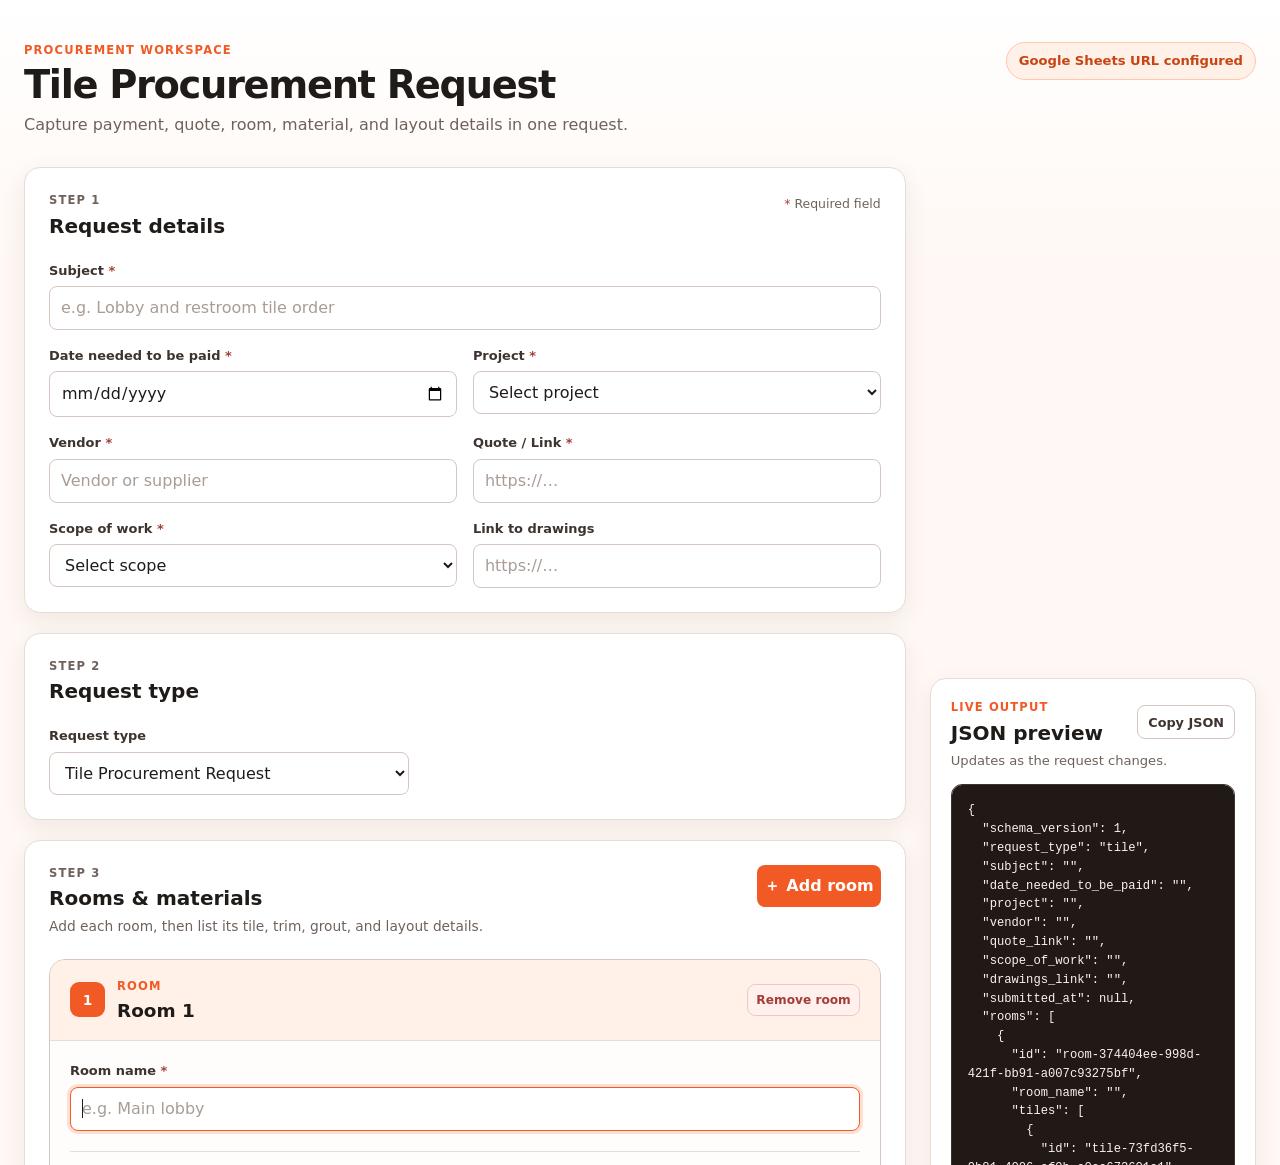
<file: index.html>
<!doctype html>
<html lang="en">
  <head>
    <meta charset="UTF-8" />
    <meta name="viewport" content="width=device-width, initial-scale=1.0" />
    <meta http-equiv="refresh" content="0; url=FORM.html" />
    <title>TRC Forms</title>
    <link rel="canonical" href="FORM.html" />
    <style>
      body {
        display: grid;
        min-height: 100vh;
        margin: 0;
        place-items: center;
        color: #1f1b18;
        background: #fff8f4;
        font-family: Arial, Helvetica, sans-serif;
      }

      a {
        color: #c74413;
        font-weight: 700;
      }
    </style>
  </head>
  <body>
    <p>Opening <a href="FORM.html">TRC Forms</a>.</p>
  </body>
</html>
</file>
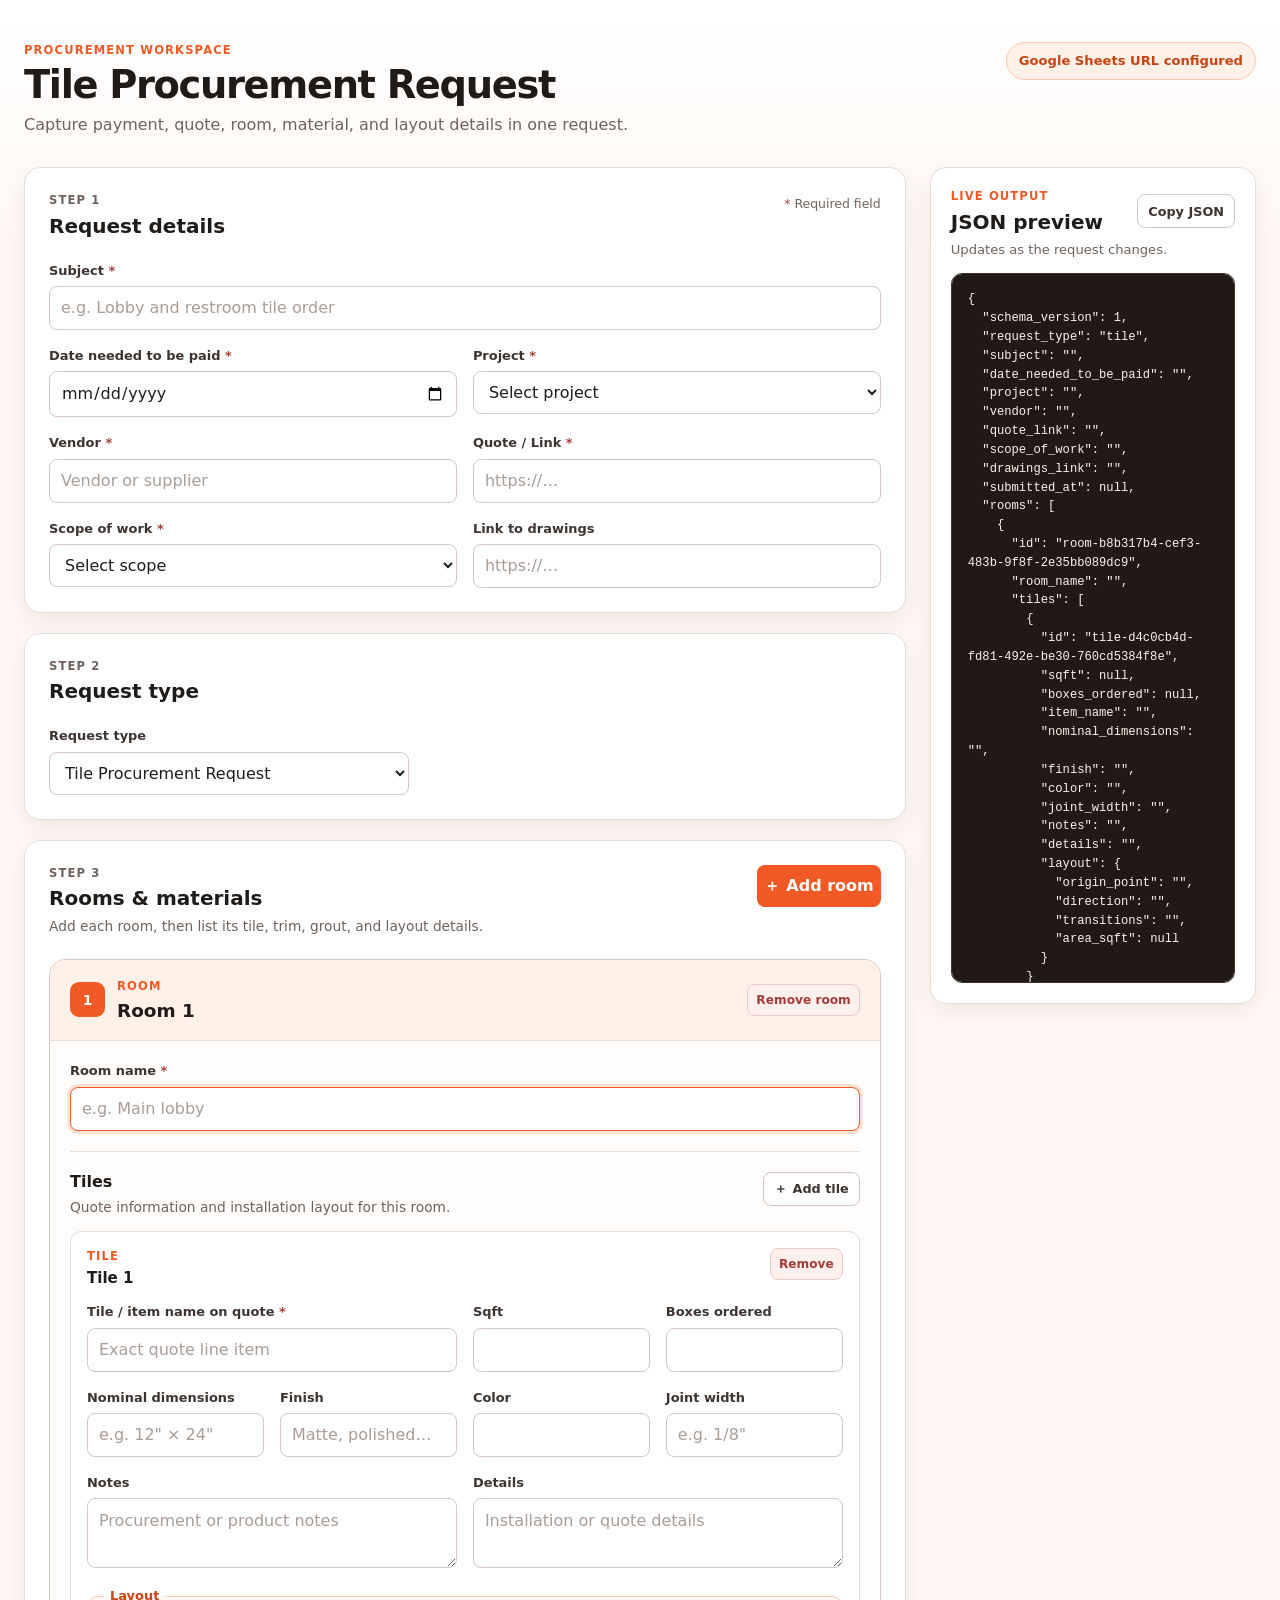
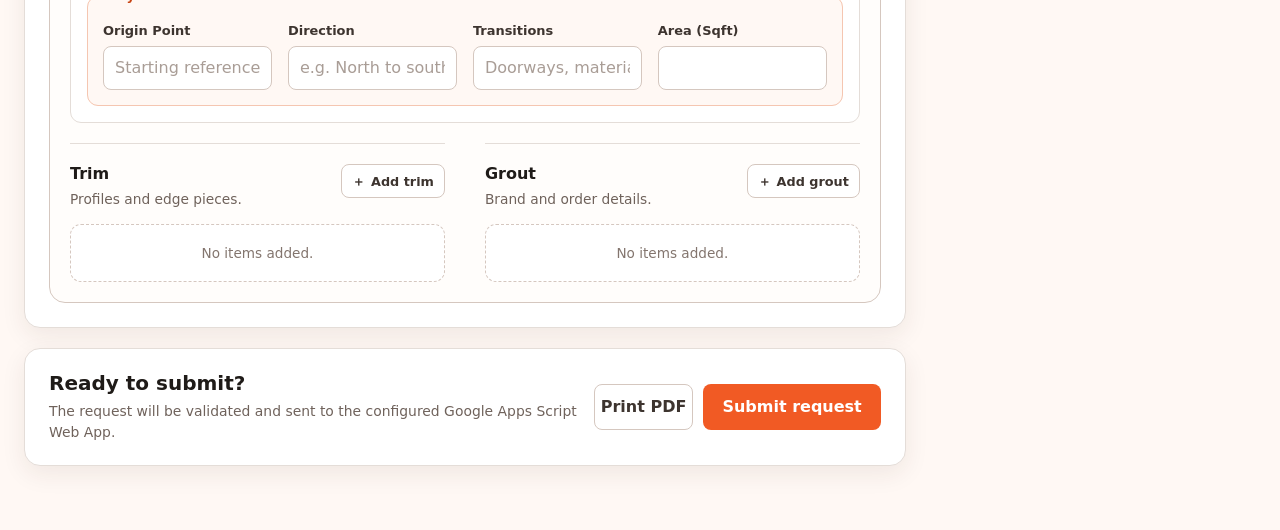
<file: FORM.html>
<!doctype html>
<html lang="en">
  <head>
    <meta charset="UTF-8" />
    <meta name="viewport" content="width=device-width, initial-scale=1.0" />
    <meta
      name="description"
      content="A practical procurement request form with repeatable rooms and materials."
    />
    <title>Procurement Request</title>
    <link rel="stylesheet" href="styles.css" />
    <script src="app.js" defer></script>
  </head>
  <body>
    <header class="app-header">
      <div class="header-copy">
        <p class="eyebrow">Procurement workspace</p>
        <h1 id="app-title">Tile Procurement Request</h1>
        <p class="header-description" id="app-description">
          Capture payment, quote, room, material, and layout details in one request.
        </p>
      </div>
      <div class="mode-badge" id="mode-badge" aria-live="polite">Local preview</div>
    </header>

    <main class="page-shell">
      <form id="procurement-form" novalidate>
        <section class="form-section" aria-labelledby="request-details-heading">
          <div class="section-heading">
            <div>
              <p class="section-kicker">Step 1</p>
              <h2 id="request-details-heading">Request details</h2>
            </div>
            <p><span class="required-mark">*</span> Required field</p>
          </div>

          <div class="field-grid field-grid--two">
            <label class="field field--wide" data-procurement-field>
              <span>Subject <span class="required-mark">*</span></span>
              <input
                type="text"
                name="subject"
                autocomplete="off"
                placeholder="e.g. Lobby and restroom tile order"
                required
              />
            </label>

            <label class="field" data-procurement-field>
              <span>Date needed to be paid <span class="required-mark">*</span></span>
              <input type="date" name="date_needed_to_be_paid" required />
            </label>

            <label class="field">
              <span>Project <span class="required-mark">*</span></span>
              <select name="project" required>
                <option value="">Select project</option>
                <option value="1067 E Palm">1067 E Palm</option>
                <option value="1097 E Mariposa">1097 E Mariposa</option>
                <option value="1167 E Loma Alta">1167 E Loma Alta</option>
                <option value="1192 Romney Dr">1192 Romney Dr</option>
                <option value="1231 E Loma Alta">1231 E Loma Alta</option>
                <option value="1245 E Loma Alta">1245 E Loma Alta</option>
                <option value="1309 Rubio Vista">1309 Rubio Vista</option>
                <option value="1401 Sugar Loaf Dr">1401 Sugar Loaf Dr</option>
                <option value="1454 E Loma Alta">1454 E Loma Alta</option>
                <option value="1539 Crest Drive">1539 Crest Drive</option>
                <option value="1555 E Altadena">1555 E Altadena</option>
                <option value="165 E Altadena Drive">165 E Altadena Drive</option>
                <option value="167 E Altadena Drive">167 E Altadena Drive</option>
                <option value="1946 Santa Rosa Ave">1946 Santa Rosa Ave</option>
                <option value="2294 Winrock">2294 Winrock</option>
                <option value="232 E Mariposa">232 E Mariposa</option>
                <option value="2661 Glen Ave">2661 Glen Ave</option>
                <option value="2815 Reposa Lane">2815 Reposa Lane</option>
                <option value="2835 Maiden Lane">2835 Maiden Lane</option>
                <option value="2904 Sagamore Way (ADU)">2904 Sagamore Way (ADU)</option>
                <option value="3067 N Olive">3067 N Olive</option>
                <option value="3278 Alicia Avenue">3278 Alicia Avenue</option>
                <option value="33 W Las Flores">33 W Las Flores</option>
                <option value="3815 Edgeview Drive">3815 Edgeview Drive</option>
                <option value="41 W Las Flores">41 W Las Flores</option>
                <option value="4178 Forest Hill Dr">4178 Forest Hill Dr</option>
                <option value="78 W Las Flores">78 W Las Flores</option>
                <option value="79 Marathon Road">79 Marathon Road</option>
                <option value="85 W Las Flores">85 W Las Flores</option>
                <option value="Round Top Drive">Round Top Drive</option>
                <option value="1601 Crest Drive">1601 Crest Drive</option>
                <option value="3619 Monterosa Drive">3619 Monterosa Drive</option>
                <option value="2870 Northaven Ln Altadena">2870 Northaven Ln Altadena</option>
              </select>
            </label>

            <label class="field" data-procurement-field>
              <span>Vendor <span class="required-mark">*</span></span>
              <input type="text" name="vendor" placeholder="Vendor or supplier" required />
            </label>

            <label class="field" data-procurement-field>
              <span>Quote / Link <span class="required-mark">*</span></span>
              <input
                type="url"
                name="quote_link"
                placeholder="https://…"
                inputmode="url"
                required
              />
            </label>

            <label class="field" data-procurement-field>
              <span>Scope of work <span class="required-mark">*</span></span>
              <select name="scope_of_work" required>
                <option value="">Select scope</option>
                <option value="Simple">Simple</option>
                <option value="Intermediate">Intermediate</option>
                <option value="Complex">Complex</option>
              </select>
            </label>

            <label class="field" data-procurement-field>
              <span>Link to drawings</span>
              <input
                type="url"
                name="drawings_link"
                placeholder="https://…"
                inputmode="url"
              />
            </label>
          </div>
        </section>

        <section class="form-section" aria-labelledby="request-type-heading">
          <div class="section-heading">
            <div>
              <p class="section-kicker">Step 2</p>
              <h2 id="request-type-heading">Request type</h2>
            </div>
          </div>

          <label class="field request-type-field">
            <span>Request type</span>
            <select id="request-type" name="request_type">
              <option value="tile">Tile Procurement Request</option>
              <option value="light">Light Procurement Request</option>
              <option value="countertop">Countertop Procurement Request</option>
              <option value="door_hardware">Door Hardware Procurement Request</option>
              <option value="cabinet_hardware">Cabinet Hardware Procurement Request</option>
              <option value="shower_glass">Shower Glass Procurement Request</option>
              <option value="miscellaneous">Miscellaneous Procurement Request</option>
              <option value="site_super_request">Site Super Request</option>
            </select>
          </label>
        </section>

        <section class="form-section" id="site-super-details" aria-labelledby="site-super-details-heading" hidden>
          <div class="section-heading">
            <div>
              <p class="section-kicker">Site Super</p>
              <h2 id="site-super-details-heading">Task details</h2>
              <p>Submit a field task request for the selected project.</p>
            </div>
          </div>

          <div class="field-grid field-grid--two">
            <label class="field">
              <span>Date Submitted <span class="required-mark">*</span></span>
              <input type="date" data-site-super-field="date_submitted" readonly required />
            </label>

            <label class="field">
              <span>Date Requested <span class="required-mark">*</span></span>
              <input type="date" data-site-super-field="date_requested" required />
            </label>

            <label class="field field--wide">
              <span>Task Name <span class="required-mark">*</span></span>
              <input type="text" data-site-super-field="task_name" autocomplete="off" required />
            </label>

            <label class="field field--wide">
              <span>Task Description <span class="required-mark">*</span></span>
              <textarea data-site-super-field="task_description" rows="6" required></textarea>
            </label>
          </div>

          <fieldset class="layout-fieldset urgency-fieldset">
            <legend>Urgency <span class="required-mark">*</span></legend>
            <p>Select the urgency level for this request.</p>
            <div class="choice-row urgency-choice-row">
              <label class="choice-pill urgency-pill urgency-pill--red">
                <input type="radio" name="site_super_urgency" value="red" required />
                <span class="urgency-flag" aria-hidden="true"></span>
                <span class="sr-only">Red</span>
              </label>
              <label class="choice-pill urgency-pill urgency-pill--orange">
                <input type="radio" name="site_super_urgency" value="orange" required />
                <span class="urgency-flag" aria-hidden="true"></span>
                <span class="sr-only">Orange</span>
              </label>
              <label class="choice-pill urgency-pill urgency-pill--yellow">
                <input type="radio" name="site_super_urgency" value="yellow" required />
                <span class="urgency-flag" aria-hidden="true"></span>
                <span class="sr-only">Yellow</span>
              </label>
              <label class="choice-pill urgency-pill urgency-pill--green">
                <input type="radio" name="site_super_urgency" value="green" required />
                <span class="urgency-flag" aria-hidden="true"></span>
                <span class="sr-only">Green</span>
              </label>
            </div>
          </fieldset>
        </section>

        <section class="form-section" id="door-hardware-details" aria-labelledby="door-hardware-details-heading" hidden>
          <div class="section-heading">
            <div>
              <p class="section-kicker">Door Hardware</p>
              <h2 id="door-hardware-details-heading">Purchasing details</h2>
              <p>Select how the door hardware is being priced, then add any front door notes.</p>
            </div>
          </div>

          <fieldset class="layout-fieldset purchasing-method-fieldset">
            <legend>Purchasing method</legend>
            <div class="choice-row">
              <label class="choice-pill">
                <input type="radio" name="door_purchasing_method" value="quote_link" required />
                <span>Quote Link</span>
              </label>
              <label class="choice-pill">
                <input type="radio" name="door_purchasing_method" value="house_totals" required />
                <span>Total for House</span>
              </label>
            </div>

            <div class="door-method-panel" data-door-method-panel="quote_link" hidden>
              <label class="field">
                <span>Door Hardware Quote Link <span class="required-mark">*</span></span>
                <input type="url" data-door-field="door_hardware_quote_link" placeholder="https://..." inputmode="url" />
              </label>
            </div>

            <div class="door-method-panel" data-door-method-panel="house_totals" hidden>
              <div class="field-grid field-grid--compact">
                <label class="field">
                  <span>Door Stops</span>
                  <input type="number" data-house-total-field="door_stops" min="0" step="1" inputmode="numeric" />
                </label>
                <label class="field">
                  <span>Hinge Stops</span>
                  <input type="number" data-house-total-field="hinge_stops" min="0" step="1" inputmode="numeric" />
                </label>
                <label class="field">
                  <span>Hinges</span>
                  <input type="number" data-house-total-field="hinges" min="0" step="1" inputmode="numeric" />
                </label>
              </div>
            </div>
          </fieldset>

          <fieldset class="layout-fieldset">
            <legend>Front Door</legend>
            <label class="field">
              <span>Front Door Notes</span>
              <textarea data-door-field="front_door_notes" rows="3" placeholder="Description, requirements, selections, or other notes"></textarea>
            </label>
          </fieldset>
        </section>

        <section class="form-section" id="cabinet-hardware-details" aria-labelledby="cabinet-hardware-details-heading" hidden>
          <div class="section-heading">
            <div>
              <p class="section-kicker">Cabinet Hardware</p>
              <h2 id="cabinet-hardware-details-heading">Input method</h2>
              <p>Use the existing Quote / Link field, or enter room-by-room cabinet hardware details.</p>
            </div>
          </div>

          <fieldset class="layout-fieldset">
            <legend>Input method</legend>
            <div class="choice-row">
              <label class="choice-pill">
                <input type="radio" name="cabinet_input_method" value="quote_link" required />
                <span>Quote Link</span>
              </label>
              <label class="choice-pill">
                <input type="radio" name="cabinet_input_method" value="hardware_details" required />
                <span>Enter Hardware Details</span>
              </label>
            </div>
          </fieldset>
        </section>

        <section class="form-section" id="shower-glass-details" aria-labelledby="shower-glass-details-heading" hidden>
          <div class="section-heading">
            <div>
              <p class="section-kicker">Shower Glass</p>
              <h2 id="shower-glass-details-heading">Lead time</h2>
              <p>Add request-level timing information for the shower glass order.</p>
            </div>
          </div>

          <label class="field request-type-field">
            <span>Lead Time</span>
            <input type="text" data-shower-field="lead_time" placeholder="e.g. 4 weeks, confirm with vendor" />
          </label>
        </section>

        <section class="form-section" id="misc-details" aria-labelledby="misc-details-heading" hidden>
          <div class="section-heading">
            <div>
              <p class="section-kicker">Miscellaneous</p>
              <h2 id="misc-details-heading">Interior or Exterior</h2>
              <p>Select where the miscellaneous procurement items belong.</p>
            </div>
          </div>

          <fieldset class="layout-fieldset">
            <legend>Interior or Exterior</legend>
            <div class="choice-row">
              <label class="choice-pill">
                <input type="radio" name="misc_location_type" value="interior" required />
                <span>Interior</span>
              </label>
              <label class="choice-pill">
                <input type="radio" name="misc_location_type" value="exterior" required />
                <span>Exterior</span>
              </label>
            </div>
          </fieldset>
        </section>

        <section class="form-section" id="rooms-section" aria-labelledby="rooms-heading">
          <div class="section-heading section-heading--action">
            <div>
              <p class="section-kicker">Step 3</p>
              <h2 id="rooms-heading">Rooms &amp; materials</h2>
              <p id="rooms-description">Add each room, then list its tile, trim, grout, and layout details.</p>
            </div>
            <button class="button button--primary" type="button" data-action="add-room">
              <span aria-hidden="true">＋</span> Add room
            </button>
          </div>

          <div id="rooms-container" class="rooms-container" aria-live="polite"></div>
        </section>

        <section class="form-section" id="misc-exterior-section" aria-labelledby="misc-exterior-heading" hidden>
          <div class="section-heading section-heading--action">
            <div>
              <p class="section-kicker">Step 3</p>
              <h2 id="misc-exterior-heading">Exterior items</h2>
              <p>Add each exterior miscellaneous item.</p>
            </div>
            <button class="button button--primary" type="button" data-action="add-exterior-item">
              <span aria-hidden="true">+</span> Add Exterior Item
            </button>
          </div>

          <div id="misc-exterior-container" class="rooms-container" aria-live="polite"></div>
        </section>

        <section class="submit-panel" aria-labelledby="submit-heading">
          <div>
            <h2 id="submit-heading">Ready to submit?</h2>
            <p id="submit-helper">
              Local mode is active. Submitting will validate the request and log the JSON.
            </p>
          </div>
          <div class="submit-actions">
            <button class="button button--secondary" id="print-button" type="button">
              Print PDF
            </button>
            <button class="button button--submit" id="submit-button" type="submit">
              Submit request
            </button>
          </div>
          <div id="form-status" class="form-status" role="status" aria-live="polite"></div>
        </section>
      </form>

      <aside class="preview-panel" aria-labelledby="preview-heading">
        <div class="preview-heading-row">
          <div>
            <p class="section-kicker">Live output</p>
            <h2 id="preview-heading">JSON preview</h2>
          </div>
          <button class="button button--quiet button--small" id="copy-json" type="button">
            Copy JSON
          </button>
        </div>
        <p class="preview-description">Updates as the request changes.</p>
        <pre id="json-preview" tabindex="0" aria-label="Live JSON payload preview"></pre>
      </aside>
    </main>

    <template id="room-template">
      <article class="room-card" data-room>
        <div class="card-heading room-card__heading">
          <div class="room-title-group">
            <span class="number-chip" data-room-number>1</span>
            <div>
              <p class="card-eyebrow">Room</p>
              <h3 data-room-title>Room 1</h3>
            </div>
          </div>
          <button
            class="icon-button icon-button--danger"
            type="button"
            data-action="remove-room"
            aria-label="Remove room"
          >
            Remove room
          </button>
        </div>

        <label class="field room-name-field">
          <span>Room name <span class="required-mark">*</span></span>
          <input
            type="text"
            data-field="room_name"
            placeholder="e.g. Main lobby"
            required
          />
        </label>

        <section class="material-section" aria-label="Tiles">
          <div class="material-heading">
            <div>
              <h4>Tiles</h4>
              <p>Quote information and installation layout for this room.</p>
            </div>
            <button class="button button--secondary button--small" type="button" data-action="add-tile">
              <span aria-hidden="true">＋</span> Add tile
            </button>
          </div>
          <div class="item-list" data-list="tiles"></div>
        </section>

        <div class="material-columns">
          <section class="material-section" aria-label="Trim">
            <div class="material-heading">
              <div>
                <h4>Trim</h4>
                <p>Profiles and edge pieces.</p>
              </div>
              <button class="button button--secondary button--small" type="button" data-action="add-trim">
                <span aria-hidden="true">＋</span> Add trim
              </button>
            </div>
            <div class="item-list" data-list="trim"></div>
          </section>

          <section class="material-section" aria-label="Grout">
            <div class="material-heading">
              <div>
                <h4>Grout</h4>
                <p>Brand and order details.</p>
              </div>
              <button class="button button--secondary button--small" type="button" data-action="add-grout">
                <span aria-hidden="true">＋</span> Add grout
              </button>
            </div>
            <div class="item-list" data-list="grout"></div>
          </section>
        </div>
      </article>
    </template>

    <template id="tile-template">
      <article class="item-card tile-card" data-item="tile">
        <div class="card-heading item-card__heading">
          <div>
            <p class="card-eyebrow">Tile</p>
            <h5 data-item-title>Tile 1</h5>
          </div>
          <button
            class="icon-button icon-button--danger"
            type="button"
            data-action="remove-item"
            aria-label="Remove tile"
          >
            Remove
          </button>
        </div>

        <div class="field-grid field-grid--tile">
          <label class="field field--wide">
            <span>Tile / item name on quote <span class="required-mark">*</span></span>
            <input type="text" data-field="item_name" placeholder="Exact quote line item" required />
          </label>
          <label class="field">
            <span>Sqft</span>
            <input type="number" data-field="sqft" min="0" step="0.01" inputmode="decimal" />
          </label>
          <label class="field">
            <span>Boxes ordered</span>
            <input type="number" data-field="boxes_ordered" min="0" step="1" inputmode="numeric" />
          </label>
          <label class="field">
            <span>Nominal dimensions</span>
            <input type="text" data-field="nominal_dimensions" placeholder='e.g. 12&quot; × 24&quot;' />
          </label>
          <label class="field">
            <span>Finish</span>
            <input type="text" data-field="finish" placeholder="Matte, polished…" />
          </label>
          <label class="field">
            <span>Color</span>
            <input type="text" data-field="color" />
          </label>
          <label class="field">
            <span>Joint width</span>
            <input type="text" data-field="joint_width" placeholder='e.g. 1/8&quot;' />
          </label>
          <label class="field field--wide">
            <span>Notes</span>
            <textarea data-field="notes" rows="2" placeholder="Procurement or product notes"></textarea>
          </label>
          <label class="field field--wide">
            <span>Details</span>
            <textarea data-field="details" rows="2" placeholder="Installation or quote details"></textarea>
          </label>
        </div>

        <fieldset class="layout-fieldset">
          <legend>Layout</legend>
          <div class="field-grid field-grid--layout">
            <label class="field">
              <span>Origin Point</span>
              <input type="text" data-layout-field="origin_point" placeholder="Starting reference" />
            </label>
            <label class="field">
              <span>Direction</span>
              <input type="text" data-layout-field="direction" placeholder="e.g. North to south" />
            </label>
            <label class="field">
              <span>Transitions</span>
              <input type="text" data-layout-field="transitions" placeholder="Doorways, material changes…" />
            </label>
            <label class="field">
              <span>Area (Sqft)</span>
              <input type="number" data-layout-field="area_sqft" min="0" step="0.01" inputmode="decimal" />
            </label>
          </div>
        </fieldset>
      </article>
    </template>

    <template id="trim-template">
      <article class="item-card compact-item" data-item="trim">
        <div class="card-heading item-card__heading">
          <h5 data-item-title>Trim 1</h5>
          <button
            class="icon-button icon-button--danger"
            type="button"
            data-action="remove-item"
            aria-label="Remove trim"
          >
            Remove
          </button>
        </div>
        <div class="field-grid field-grid--compact">
          <label class="field">
            <span>Trim <span class="required-mark">*</span></span>
            <select data-field="type" required>
              <option value="">Select trim</option>
              <option value="Schluter">Schluter</option>
              <option value="Jolly">Jolly</option>
              <option value="Quarter round">Quarter round</option>
              <option value="Miter">Miter</option>
            </select>
          </label>
          <label class="field">
            <span>Quantity</span>
            <input type="number" data-field="quantity" min="0" step="1" inputmode="numeric" />
          </label>
          <label class="field field--wide">
            <span>Notes</span>
            <input type="text" data-field="notes" placeholder="Size, finish, color, or quote line" />
          </label>
        </div>
      </article>
    </template>

    <template id="grout-template">
      <article class="item-card compact-item" data-item="grout">
        <div class="card-heading item-card__heading">
          <h5 data-item-title>Grout 1</h5>
          <button
            class="icon-button icon-button--danger"
            type="button"
            data-action="remove-item"
            aria-label="Remove grout"
          >
            Remove
          </button>
        </div>
        <div class="field-grid field-grid--compact">
          <label class="field">
            <span>Brand <span class="required-mark">*</span></span>
            <select data-field="brand" required>
              <option value="">Select brand</option>
              <option value="Mapei">Mapei</option>
              <option value="Laticrete">Laticrete</option>
              <option value="Custom">Custom</option>
            </select>
          </label>
          <label class="field">
            <span>Color</span>
            <input type="text" data-field="color" placeholder="Color name or number" />
          </label>
          <label class="field">
            <span>Quantity</span>
            <input type="number" data-field="quantity" min="0" step="1" inputmode="numeric" />
          </label>
          <label class="field field--wide">
            <span>Notes</span>
            <input type="text" data-field="notes" placeholder="Product line, unit size, or quote line" />
          </label>
        </div>
      </article>
    </template>

    <template id="light-room-template">
      <article class="room-card" data-room>
        <div class="card-heading room-card__heading">
          <div class="room-title-group">
            <span class="number-chip" data-room-number>1</span>
            <div>
              <p class="card-eyebrow">Room</p>
              <h3 data-room-title>Room 1</h3>
            </div>
          </div>
          <button
            class="icon-button icon-button--danger"
            type="button"
            data-action="remove-room"
            aria-label="Remove room"
          >
            Remove room
          </button>
        </div>

        <label class="field room-name-field">
          <span>Room name <span class="required-mark">*</span></span>
          <input
            type="text"
            data-field="room_name"
            placeholder="e.g. Dining room"
            required
          />
        </label>

        <section class="material-section" aria-label="Lights">
          <div class="material-heading">
            <div>
              <h4>Lights</h4>
              <p>Fixture, finish, fan, and bulb details for this room.</p>
            </div>
            <button class="button button--secondary button--small" type="button" data-action="add-light">
              <span aria-hidden="true">+</span> Add light
            </button>
          </div>
          <div class="item-list" data-list="lights"></div>
        </section>
      </article>
    </template>

    <template id="light-template">
      <article class="item-card light-card" data-item="light">
        <div class="card-heading item-card__heading">
          <div>
            <p class="card-eyebrow">Light</p>
            <h5 data-item-title>Light 1</h5>
          </div>
          <button
            class="icon-button icon-button--danger"
            type="button"
            data-action="remove-item"
            aria-label="Remove light"
          >
            Remove
          </button>
        </div>

        <div class="field-grid field-grid--light">
          <label class="field">
            <span>Type</span>
            <select data-field="type">
              <option value="">Select type</option>
              <option value="Flush mount">Flush mount</option>
              <option value="Semi-flush">Semi-flush</option>
              <option value="Pendant">Pendant</option>
              <option value="Fan">Fan</option>
              <option value="Chandelier">Chandelier</option>
              <option value="Sconce">Sconce</option>
              <option value="Other">Other</option>
            </select>
          </label>
          <label class="field" data-conditional="other-type" hidden>
            <span>Other light type</span>
            <input type="text" data-field="other_type" />
          </label>
          <label class="field">
            <span>Location type</span>
            <select data-field="location_type">
              <option value="">Select location</option>
              <option value="Interior">Interior</option>
              <option value="Exterior">Exterior</option>
            </select>
          </label>
          <label class="field">
            <span>Quantity</span>
            <input type="number" data-field="quantity" min="0" step="1" inputmode="numeric" />
          </label>
          <label class="field" data-conditional="fan-field" hidden>
            <span>Rod Type</span>
            <input type="text" data-field="rod_type" />
          </label>
          <label class="field" data-conditional="fan-field" hidden>
            <span>Blade</span>
            <input type="text" data-field="blade" />
          </label>
          <label class="field">
            <span>Size</span>
            <input type="text" data-field="size" />
          </label>
          <label class="field">
            <span>Finish</span>
            <input type="text" data-field="finish" />
          </label>
          <label class="field">
            <span>Hanging Height</span>
            <input type="text" data-field="hanging_height" />
          </label>
          <label class="field">
            <span>Diameter</span>
            <input type="text" data-field="diameter" />
          </label>
          <label class="field">
            <span>Glass Finish</span>
            <input type="text" data-field="glass_finish" />
          </label>
          <label class="field">
            <span>Shade Detail</span>
            <input type="text" data-field="shade_detail" />
          </label>
        </div>

        <fieldset class="layout-fieldset">
          <legend>Finishes</legend>
          <div class="field-grid field-grid--light">
            <label class="field">
              <span>Body</span>
              <input type="text" data-finish-field="body" />
            </label>
            <label class="field">
              <span>Socket</span>
              <input type="text" data-finish-field="socket" />
            </label>
            <label class="field">
              <span>Cord / Chain</span>
              <input type="text" data-finish-field="cord_chain" />
            </label>
            <label class="field">
              <span>Accent Hardware</span>
              <input type="text" data-finish-field="accent_hardware" />
            </label>
            <label class="field field--wide">
              <span>Shade Detail</span>
              <input type="text" data-finish-field="shade_detail" />
            </label>
          </div>
        </fieldset>

        <section class="material-section nested-material-section" aria-label="Bulbs">
          <div class="material-heading">
            <div>
              <h4>Bulbs</h4>
              <p>Dimming, kelvin, wattage, finish, and returnability.</p>
            </div>
            <button class="button button--secondary button--small" type="button" data-action="add-bulb">
              <span aria-hidden="true">+</span> Add bulb
            </button>
          </div>
          <div class="item-list" data-list="bulbs"></div>
        </section>
      </article>
    </template>

    <template id="bulb-template">
      <article class="item-card compact-item" data-item="bulb">
        <div class="card-heading item-card__heading">
          <h5 data-item-title>Bulb 1</h5>
          <button
            class="icon-button icon-button--danger"
            type="button"
            data-action="remove-item"
            aria-label="Remove bulb"
          >
            Remove
          </button>
        </div>
        <div class="field-grid field-grid--bulb">
          <label class="field checkbox-field">
            <input type="checkbox" data-field="dimmable" checked />
            <span>Dimmable</span>
          </label>
          <label class="field">
            <span>Kelvin</span>
            <select data-field="kelvin">
              <option value="">Select kelvin</option>
              <option value="2700">2700</option>
              <option value="3000">3000</option>
            </select>
          </label>
          <label class="field">
            <span>Watts</span>
            <input type="text" data-field="watts" />
          </label>
          <label class="field">
            <span>Quantity</span>
            <input type="number" data-field="quantity" min="0" step="1" inputmode="numeric" />
          </label>
          <label class="field">
            <span>Finish</span>
            <input type="text" data-field="finish" />
          </label>
          <label class="field">
            <span>Shape</span>
            <input type="text" data-field="shape" />
          </label>
          <label class="field checkbox-field">
            <input type="checkbox" data-field="mixed_metals_flag" />
            <span>Mixed Metals Flag</span>
          </label>
          <label class="field checkbox-field">
            <input type="checkbox" data-field="non_returnable" />
            <span>Non-returnable</span>
          </label>
        </div>
      </article>
    </template>

    <template id="countertop-room-template">
      <article class="room-card" data-room>
        <div class="card-heading room-card__heading">
          <div class="room-title-group">
            <span class="number-chip" data-room-number>1</span>
            <div>
              <p class="card-eyebrow">Room</p>
              <h3 data-room-title>Room 1</h3>
            </div>
          </div>
          <button
            class="icon-button icon-button--danger"
            type="button"
            data-action="remove-room"
            aria-label="Remove room"
          >
            Remove room
          </button>
        </div>

        <label class="field room-name-field">
          <span>Room name <span class="required-mark">*</span></span>
          <input
            type="text"
            data-field="room_name"
            placeholder="e.g. Kitchen"
            required
          />
        </label>

        <section class="material-section" aria-label="Slabs">
          <div class="material-heading">
            <div>
              <h4>Slabs</h4>
              <p>Material, measurements, edge details, design, and fixture links.</p>
            </div>
            <button class="button button--secondary button--small" type="button" data-action="add-slab">
              <span aria-hidden="true">+</span> Add slab
            </button>
          </div>
          <div class="item-list" data-list="slabs"></div>
        </section>
      </article>
    </template>

    <template id="slab-template">
      <article class="item-card slab-card" data-item="slab">
        <div class="card-heading item-card__heading">
          <div>
            <p class="card-eyebrow">Slab</p>
            <h5 data-item-title>Slab 1</h5>
          </div>
          <button
            class="icon-button icon-button--danger"
            type="button"
            data-action="remove-item"
            aria-label="Remove slab"
          >
            Remove
          </button>
        </div>

        <div class="field-grid field-grid--countertop">
          <label class="field">
            <span>Material Type</span>
            <select data-field="material_type">
              <option value="">Select material type</option>
              <option value="Soapstone">Soapstone</option>
              <option value="Limestone">Limestone</option>
              <option value="Quartz">Quartz</option>
              <option value="Quartzite">Quartzite</option>
              <option value="Marble">Marble</option>
              <option value="Granite">Granite</option>
              <option value="Porcelain">Porcelain</option>
              <option value="Corian">Corian</option>
              <option value="Slate">Slate</option>
              <option value="Travertine">Travertine</option>
              <option value="Concrete">Concrete</option>
              <option value="Butcher Block">Butcher Block</option>
              <option value="Stainless Steel">Stainless Steel</option>
              <option value="Terrazzo">Terrazzo</option>
              <option value="Egyptian Alabaster">Egyptian Alabaster</option>
            </select>
          </label>
          <label class="field field--wide">
            <span>Measurements of Slabs</span>
            <textarea data-field="slab_measurements" rows="2" placeholder="e.g. 126 in x 63 in x 2 cm"></textarea>
          </label>
          <label class="field">
            <span>Number of Slabs</span>
            <input type="number" data-field="number_of_slabs" min="0" step="1" inputmode="numeric" />
          </label>
        </div>

        <fieldset class="layout-fieldset image-fieldset" data-image-group="edge_details">
          <legend>Edge Details</legend>
          <div class="field-grid field-grid--countertop">
            <label class="field field--wide">
              <span>Edge details text</span>
              <textarea data-edge-field="description" rows="2"></textarea>
            </label>
            <label class="field">
              <span>Edge details image upload</span>
              <input type="file" accept="image/*" data-image-input="edge_details" />
            </label>
            <div class="image-preview-box">
              <span data-image-name>No image selected.</span>
              <img data-image-preview alt="Selected edge details image preview" hidden />
              <button class="button button--quiet button--small" type="button" data-action="clear-image">
                Remove Image
              </button>
            </div>
          </div>
        </fieldset>

        <fieldset class="layout-fieldset image-fieldset" data-image-group="perimeter_island_design">
          <legend>Perimeter / Island Design</legend>
          <div class="field-grid field-grid--countertop">
            <label class="field field--wide">
              <span>Design description</span>
              <textarea data-design-field="description" rows="2"></textarea>
            </label>
            <label class="field">
              <span>Design image upload</span>
              <input type="file" accept="image/*" data-image-input="perimeter_island_design" />
            </label>
            <div class="image-preview-box">
              <span data-image-name>No image selected.</span>
              <img data-image-preview alt="Selected design image preview" hidden />
              <button class="button button--quiet button--small" type="button" data-action="clear-image">
                Remove Image
              </button>
            </div>
          </div>
        </fieldset>

        <fieldset class="layout-fieldset image-fieldset" data-image-group="backsplash">
          <legend>Backsplash</legend>
          <div class="field-grid field-grid--countertop">
            <label class="field field--wide">
              <span>Backsplash description</span>
              <textarea data-backsplash-field="description" rows="2"></textarea>
            </label>
            <label class="field">
              <span>Backsplash image upload</span>
              <input type="file" accept="image/*" data-image-input="backsplash" />
            </label>
            <div class="image-preview-box">
              <span data-image-name>No image selected.</span>
              <img data-image-preview alt="Selected backsplash image preview" hidden />
              <button class="button button--quiet button--small" type="button" data-action="clear-image">
                Remove Image
              </button>
            </div>
          </div>
        </fieldset>

        <div class="material-columns countertop-group-columns">
          <fieldset class="layout-fieldset">
            <legend>Plumbing Hardware</legend>
            <div class="field-grid field-grid--compact">
              <label class="field">
                <span>Link to Plumbing Hardware</span>
                <input type="url" data-plumbing-field="url" placeholder="https://..." inputmode="url" />
              </label>
              <label class="field">
                <span>Quantity</span>
                <input type="number" data-plumbing-field="quantity" min="0" step="1" inputmode="numeric" />
              </label>
            </div>
          </fieldset>

          <fieldset class="layout-fieldset">
            <legend>Sinks</legend>
            <div class="field-grid field-grid--compact">
              <label class="field">
                <span>Link to Sinks</span>
                <input type="url" data-sinks-field="url" placeholder="https://..." inputmode="url" />
              </label>
              <label class="field">
                <span>Quantity</span>
                <input type="number" data-sinks-field="quantity" min="0" step="1" inputmode="numeric" />
              </label>
            </div>
          </fieldset>

          <fieldset class="layout-fieldset">
            <legend>Tub</legend>
            <div class="field-grid field-grid--compact">
              <label class="field">
                <span>Link to Tub</span>
                <input type="url" data-tub-field="url" placeholder="https://..." inputmode="url" />
              </label>
              <label class="field">
                <span>Quantity</span>
                <input type="number" data-tub-field="quantity" min="0" step="1" inputmode="numeric" />
              </label>
            </div>
          </fieldset>
        </div>
      </article>
    </template>

    <template id="door-room-template">
      <article class="room-card" data-room>
        <div class="card-heading room-card__heading">
          <div class="room-title-group">
            <span class="number-chip" data-room-number>1</span>
            <div>
              <p class="card-eyebrow">Room</p>
              <h3 data-room-title>Room 1</h3>
            </div>
          </div>
          <button
            class="icon-button icon-button--danger"
            type="button"
            data-action="remove-room"
            aria-label="Remove room"
          >
            Remove room
          </button>
        </div>

        <label class="field room-name-field">
          <span>Room name <span class="required-mark">*</span></span>
          <input
            type="text"
            data-field="room_name"
            placeholder="e.g. Primary bedroom"
            required
          />
        </label>

        <section class="material-section" aria-label="Doors">
          <div class="material-heading">
            <div>
              <h4>Doors</h4>
              <p>Door location, backset, plate, hand, function, keying, and hardware types.</p>
            </div>
            <button class="button button--secondary button--small" type="button" data-action="add-door">
              <span aria-hidden="true">+</span> Add door
            </button>
          </div>
          <div class="item-list" data-list="doors"></div>
        </section>
      </article>
    </template>

    <template id="door-template">
      <article class="item-card door-card" data-item="door">
        <div class="card-heading item-card__heading">
          <div>
            <p class="card-eyebrow">Door</p>
            <h5 data-item-title>Door 1</h5>
          </div>
          <button
            class="icon-button icon-button--danger"
            type="button"
            data-action="remove-item"
            aria-label="Remove door"
          >
            Remove
          </button>
        </div>

        <div class="field-grid field-grid--door">
          <label class="field field--wide">
            <span>Door Name / Location</span>
            <input type="text" data-field="door_name" placeholder="e.g. Entry Door" />
          </label>
          <label class="field">
            <span>Backset Option</span>
            <input type="text" data-field="backset_option" />
          </label>
          <label class="field">
            <span>Back Plate Style</span>
            <input type="text" data-field="back_plate_style" />
          </label>
          <label class="field">
            <span>Door Thickness</span>
            <input type="text" data-field="door_thickness" placeholder="e.g. 1 3/4 in" />
          </label>
          <label class="field">
            <span>R or L Hand</span>
            <select data-field="door_hand">
              <option value="">Select door hand</option>
              <option value="right">Right Hand</option>
              <option value="left">Left Hand</option>
            </select>
          </label>
          <label class="field">
            <span>Function</span>
            <select data-field="function">
              <option value="">Select function</option>
              <option value="passage">Passage</option>
              <option value="privacy">Privacy</option>
              <option value="keyed_entry">Keyed / Entry</option>
            </select>
          </label>
          <label class="field field--wide">
            <span>Key Instructions</span>
            <textarea data-field="key_instructions" rows="3" placeholder="Keying requirements, keyed-alike groups, master-key instructions, or other lock notes"></textarea>
          </label>
        </div>

        <fieldset class="layout-fieldset">
          <legend>Type</legend>
          <div class="type-config-list">
            <div class="type-config-row" data-type-config-row="knob">
              <label class="checkbox-field checkbox-field--compact">
                <input type="checkbox" data-type-value="knob" />
                <span>Knob</span>
              </label>
              <div class="type-config-fields" hidden>
                <label class="field">
                  <span>Knob Name</span>
                  <input type="text" data-type-name="knob" />
                </label>
                <label class="field">
                  <span>Knob Finish</span>
                  <input type="text" data-type-finish="knob" />
                </label>
                <label class="field">
                  <span>Knob Quantity</span>
                  <input type="number" data-type-quantity="knob" min="0" step="1" inputmode="numeric" />
                </label>
              </div>
            </div>

            <div class="type-config-row" data-type-config-row="lever">
              <label class="checkbox-field checkbox-field--compact">
                <input type="checkbox" data-type-value="lever" />
                <span>Lever</span>
              </label>
              <div class="type-config-fields" hidden>
                <label class="field">
                  <span>Lever Name</span>
                  <input type="text" data-type-name="lever" />
                </label>
                <label class="field">
                  <span>Lever Finish</span>
                  <input type="text" data-type-finish="lever" />
                </label>
                <label class="field">
                  <span>Lever Quantity</span>
                  <input type="number" data-type-quantity="lever" min="0" step="1" inputmode="numeric" />
                </label>
              </div>
            </div>

            <div class="type-config-row" data-type-config-row="pocket">
              <label class="checkbox-field checkbox-field--compact">
                <input type="checkbox" data-type-value="pocket" />
                <span>Pocket</span>
              </label>
              <div class="type-config-fields" hidden>
                <label class="field">
                  <span>Pocket Name</span>
                  <input type="text" data-type-name="pocket" />
                </label>
                <label class="field">
                  <span>Pocket Finish</span>
                  <input type="text" data-type-finish="pocket" />
                </label>
                <label class="field">
                  <span>Pocket Quantity</span>
                  <input type="number" data-type-quantity="pocket" min="0" step="1" inputmode="numeric" />
                </label>
              </div>
            </div>

            <div class="type-config-row" data-type-config-row="handleset">
              <label class="checkbox-field checkbox-field--compact">
                <input type="checkbox" data-type-value="handleset" />
                <span>Handleset</span>
              </label>
              <div class="type-config-fields" hidden>
                <label class="field">
                  <span>Handleset Name</span>
                  <input type="text" data-type-name="handleset" />
                </label>
                <label class="field">
                  <span>Handleset Finish</span>
                  <input type="text" data-type-finish="handleset" />
                </label>
                <label class="field">
                  <span>Handleset Quantity</span>
                  <input type="number" data-type-quantity="handleset" min="0" step="1" inputmode="numeric" />
                </label>
              </div>
            </div>

            <div class="type-config-row" data-type-config-row="deadbolt">
              <label class="checkbox-field checkbox-field--compact">
                <input type="checkbox" data-type-value="deadbolt" />
                <span>Deadbolt</span>
              </label>
              <div class="type-config-fields" hidden>
                <label class="field">
                  <span>Deadbolt Name</span>
                  <input type="text" data-type-name="deadbolt" />
                </label>
                <label class="field">
                  <span>Deadbolt Finish</span>
                  <input type="text" data-type-finish="deadbolt" />
                </label>
                <label class="field">
                  <span>Deadbolt Quantity</span>
                  <input type="number" data-type-quantity="deadbolt" min="0" step="1" inputmode="numeric" />
                </label>
              </div>
            </div>

            <div class="type-config-row" data-type-config-row="ballcatch">
              <label class="checkbox-field checkbox-field--compact">
                <input type="checkbox" data-type-value="ballcatch" />
                <span>Ballcatch</span>
              </label>
              <div class="type-config-fields" hidden>
                <label class="field">
                  <span>Ballcatch Name</span>
                  <input type="text" data-type-name="ballcatch" />
                </label>
                <label class="field">
                  <span>Ballcatch Finish</span>
                  <input type="text" data-type-finish="ballcatch" />
                </label>
                <label class="field">
                  <span>Ballcatch Quantity</span>
                  <input type="number" data-type-quantity="ballcatch" min="0" step="1" inputmode="numeric" />
                </label>
              </div>
            </div>
          </div>
        </fieldset>
      </article>
    </template>

    <template id="cabinet-room-template">
      <article class="room-card" data-room>
        <div class="card-heading room-card__heading">
          <div class="room-title-group">
            <span class="number-chip" data-room-number>1</span>
            <div>
              <p class="card-eyebrow">Room</p>
              <h3 data-room-title>Room 1</h3>
            </div>
          </div>
          <button
            class="icon-button icon-button--danger"
            type="button"
            data-action="remove-room"
            aria-label="Remove room"
          >
            Remove room
          </button>
        </div>

        <label class="field room-name-field">
          <span>Room name <span class="required-mark">*</span></span>
          <input
            type="text"
            data-field="room_name"
            placeholder="e.g. Kitchen"
            required
          />
        </label>

        <section class="material-section" aria-label="Knobs">
          <div class="material-heading">
            <div>
              <h4>Knobs</h4>
              <p>Name, quantity, length, and finish.</p>
            </div>
            <button class="button button--secondary button--small" type="button" data-action="add-knob">
              <span aria-hidden="true">+</span> Add Knob
            </button>
          </div>
          <div class="item-list" data-list="knobs"></div>
        </section>

        <section class="material-section" aria-label="Pulls">
          <div class="material-heading">
            <div>
              <h4>Pulls</h4>
              <p>Name, quantity, length, and finish.</p>
            </div>
            <button class="button button--secondary button--small" type="button" data-action="add-pull">
              <span aria-hidden="true">+</span> Add Pull
            </button>
          </div>
          <div class="item-list" data-list="pulls"></div>
        </section>

        <section class="material-section" aria-label="Ball Catches">
          <div class="material-heading">
            <div>
              <h4>Ball Catches</h4>
              <p>Name, quantity, length, and finish.</p>
            </div>
            <button class="button button--secondary button--small" type="button" data-action="add-ball-catch">
              <span aria-hidden="true">+</span> Add Ball Catch
            </button>
          </div>
          <div class="item-list" data-list="ball-catches"></div>
        </section>
      </article>
    </template>

    <template id="cabinet-knob-template">
      <article class="item-card compact-item" data-item="knob">
        <div class="card-heading item-card__heading">
          <h5 data-item-title>Knob 1</h5>
          <button
            class="icon-button icon-button--danger"
            type="button"
            data-action="remove-item"
            aria-label="Remove knob"
          >
            Remove
          </button>
        </div>
        <div class="field-grid field-grid--compact">
          <label class="field">
            <span>Name</span>
            <input type="text" data-field="name" />
          </label>
          <label class="field">
            <span>Quantity</span>
            <input type="number" data-field="quantity" min="0" step="1" inputmode="numeric" />
          </label>
          <label class="field">
            <span>Length</span>
            <input type="text" data-field="length" />
          </label>
          <label class="field">
            <span>Finish</span>
            <input type="text" data-field="finish" />
          </label>
        </div>
      </article>
    </template>

    <template id="cabinet-pull-template">
      <article class="item-card compact-item" data-item="pull">
        <div class="card-heading item-card__heading">
          <h5 data-item-title>Pull 1</h5>
          <button
            class="icon-button icon-button--danger"
            type="button"
            data-action="remove-item"
            aria-label="Remove pull"
          >
            Remove
          </button>
        </div>
        <div class="field-grid field-grid--compact">
          <label class="field">
            <span>Name</span>
            <input type="text" data-field="name" />
          </label>
          <label class="field">
            <span>Quantity</span>
            <input type="number" data-field="quantity" min="0" step="1" inputmode="numeric" />
          </label>
          <label class="field">
            <span>Length</span>
            <input type="text" data-field="length" />
          </label>
          <label class="field">
            <span>Finish</span>
            <input type="text" data-field="finish" />
          </label>
        </div>
      </article>
    </template>

    <template id="cabinet-ball-catch-template">
      <article class="item-card compact-item" data-item="ball-catch">
        <div class="card-heading item-card__heading">
          <h5 data-item-title>Ball Catch 1</h5>
          <button
            class="icon-button icon-button--danger"
            type="button"
            data-action="remove-item"
            aria-label="Remove ball catch"
          >
            Remove
          </button>
        </div>
        <div class="field-grid field-grid--compact">
          <label class="field">
            <span>Name</span>
            <input type="text" data-field="name" />
          </label>
          <label class="field">
            <span>Quantity</span>
            <input type="number" data-field="quantity" min="0" step="1" inputmode="numeric" />
          </label>
          <label class="field">
            <span>Length</span>
            <input type="text" data-field="length" />
          </label>
          <label class="field">
            <span>Finish</span>
            <input type="text" data-field="finish" />
          </label>
        </div>
      </article>
    </template>

    <template id="shower-room-template">
      <article class="room-card" data-room>
        <div class="card-heading room-card__heading">
          <div class="room-title-group">
            <span class="number-chip" data-room-number>1</span>
            <div>
              <p class="card-eyebrow">Room</p>
              <h3 data-room-title>Room 1</h3>
            </div>
          </div>
          <button
            class="icon-button icon-button--danger"
            type="button"
            data-action="remove-room"
            aria-label="Remove room"
          >
            Remove room
          </button>
        </div>

        <div class="room-name-field field-grid field-grid--two">
          <label class="field">
            <span>Room Name <span class="required-mark">*</span></span>
            <input
              type="text"
              data-field="room_name"
              placeholder="e.g. Primary Bathroom"
              required
            />
          </label>
          <label class="field">
            <span>Framing</span>
            <input type="text" data-field="framing" placeholder="Frameless, semi-frameless, channel-mounted..." />
          </label>
          <label class="field field--wide">
            <span>Enclosure Layout</span>
            <textarea data-field="enclosure_layout" rows="3" placeholder="Panel arrangement, openings, walls, and installation notes"></textarea>
          </label>
        </div>

        <section class="material-section" aria-label="Door Configuration">
          <fieldset class="layout-fieldset">
            <legend>Door Configuration</legend>
            <div class="field-grid field-grid--compact">
              <label class="field">
                <span>Door Type</span>
                <select data-door-config-field="door_type">
                  <option value="">Select door type</option>
                  <option value="hinged_pivot">Hinged / Pivot</option>
                  <option value="sliding">Sliding</option>
                  <option value="fixed_panel_only">Fixed Panel Only</option>
                  <option value="walk_in_no_door">Walk-In / No Door</option>
                </select>
              </label>
              <label class="field" data-conditional="shower-hinged-field" hidden>
                <span data-shower-swing-label>Swing Direction</span>
                <select data-door-config-field="swing_direction">
                  <option value="">Select swing direction</option>
                  <option value="in">In</option>
                  <option value="out">Out</option>
                </select>
              </label>
              <label class="field" data-conditional="shower-hinged-field" hidden>
                <span data-shower-hinge-label>Hinge Side</span>
                <select data-door-config-field="hinge_side">
                  <option value="">Select hinge side</option>
                  <option value="left">Left</option>
                  <option value="right">Right</option>
                </select>
              </label>
            </div>
          </fieldset>
        </section>

        <section class="material-section" aria-label="Glass Specifications">
          <fieldset class="layout-fieldset">
            <legend>Glass Specifications</legend>
            <div class="field-grid field-grid--compact">
              <label class="field">
                <span>Glass Thickness</span>
                <input type="text" data-glass-field="thickness" placeholder="e.g. 3/8 in, 10 mm" />
              </label>
              <label class="field">
                <span>Glass Type</span>
                <select data-glass-field="glass_type">
                  <option value="">Select glass type</option>
                  <option value="clear_original">Clear Original</option>
                  <option value="starfire">Starfire</option>
                  <option value="tinted">Tinted</option>
                  <option value="frosted">Frosted</option>
                  <option value="reeded">Reeded</option>
                  <option value="fluted">Fluted</option>
                  <option value="other">Other</option>
                </select>
              </label>
              <label class="field" data-conditional="shower-other-glass" hidden>
                <span>Other Glass Type</span>
                <input type="text" data-glass-field="other_glass_type" />
              </label>
            </div>
          </fieldset>
        </section>

        <section class="material-section" aria-label="Hardware">
          <fieldset class="layout-fieldset">
            <legend>Hardware</legend>
            <div class="field-grid field-grid--compact">
              <label class="field">
                <span>Hardware Finish</span>
                <input type="text" data-hardware-field="finish" />
              </label>
              <label class="field">
                <span>Hardware Style</span>
                <textarea data-hardware-field="style" rows="2"></textarea>
              </label>
            </div>
          </fieldset>
        </section>

        <section class="material-section" aria-label="Shower Glass Notes">
          <fieldset class="layout-fieldset">
            <legend>Notes</legend>
            <label class="field">
              <span>Comments</span>
              <textarea data-field="notes" rows="3" placeholder="Additional comments, vendor notes, field conditions, or install details"></textarea>
            </label>
          </fieldset>
        </section>
      </article>
    </template>

    <template id="misc-room-template">
      <article class="room-card" data-room>
        <div class="card-heading room-card__heading">
          <div class="room-title-group">
            <span class="number-chip" data-room-number>1</span>
            <div>
              <p class="card-eyebrow">Room</p>
              <h3 data-room-title>Room 1</h3>
            </div>
          </div>
          <button
            class="icon-button icon-button--danger"
            type="button"
            data-action="remove-room"
            aria-label="Remove room"
          >
            Remove room
          </button>
        </div>

        <div class="room-name-field field-grid field-grid--compact">
          <label class="field">
            <span>Room name</span>
            <input type="text" data-field="room_name" />
          </label>
        </div>

        <section class="item-section">
          <div class="subsection-heading">
            <div>
              <h4>Items</h4>
              <p>Add each miscellaneous item for this room.</p>
            </div>
            <button class="button button--secondary" type="button" data-action="add-misc-item">
              <span aria-hidden="true">+</span> Add Item
            </button>
          </div>
          <div class="item-list" data-list="misc-items"></div>
        </section>
      </article>
    </template>

    <template id="misc-item-template">
      <article class="item-card compact-item" data-item="misc-item">
        <div class="card-heading item-card__heading">
          <h5 data-item-title>Item 1</h5>
          <button
            class="icon-button icon-button--danger"
            type="button"
            data-action="remove-item"
            aria-label="Remove item"
          >
            Remove
          </button>
        </div>
        <div class="field-grid field-grid--compact">
          <label class="field">
            <span>Name</span>
            <input type="text" data-field="name" />
          </label>
          <label class="field">
            <span>Quantity</span>
            <input type="number" data-field="quantity" min="0" step="1" inputmode="numeric" />
          </label>
          <label class="field">
            <span>Supplier</span>
            <input type="text" data-field="supplier" />
          </label>
          <label class="field field--wide">
            <span>Details</span>
            <textarea data-field="details" rows="3"></textarea>
          </label>
        </div>
      </article>
    </template>

    <template id="misc-exterior-item-template">
      <article class="item-card compact-item" data-item="exterior-item">
        <div class="card-heading item-card__heading">
          <h5 data-item-title>Exterior Item 1</h5>
          <button
            class="icon-button icon-button--danger"
            type="button"
            data-action="remove-item"
            aria-label="Remove exterior item"
          >
            Remove
          </button>
        </div>
        <div class="field-grid field-grid--compact">
          <label class="field">
            <span>Name</span>
            <input type="text" data-field="name" />
          </label>
          <label class="field">
            <span>Quantity</span>
            <input type="number" data-field="quantity" min="0" step="1" inputmode="numeric" />
          </label>
          <label class="field">
            <span>Supplier</span>
            <input type="text" data-field="supplier" />
          </label>
          <label class="field field--wide">
            <span>Details</span>
            <textarea data-field="details" rows="3"></textarea>
          </label>
        </div>
      </article>
    </template>
  </body>
</html>
</file>
<file: styles.css>
:root {
  color-scheme: light;
  --ink-950: #1f1b18;
  --ink-800: #3d342f;
  --ink-600: #6f625b;
  --ink-500: #83756e;
  --line: #e4ddd8;
  --line-strong: #d5c7bf;
  --surface: #ffffff;
  --surface-subtle: #fff8f4;
  --surface-warm: #fff0e8;
  --brand: #f15a24;
  --brand-dark: #c74413;
  --brand-soft: #fff0e8;
  --badge-border: #ffc7ad;
  --danger: #a33d37;
  --danger-soft: #fff0ee;
  --focus: #f15a24;
  --focus-ring: rgb(241 90 36 / 18%);
  --fieldset-border: #f5c6b1;
  --fieldset-background: #fff8f4;
  --shadow: 0 8px 24px rgb(68 42 28 / 8%);
  --radius-lg: 16px;
  --radius-md: 11px;
  --radius-sm: 8px;
}

* {
  box-sizing: border-box;
}

html {
  background: var(--surface-subtle);
}

body {
  min-width: 320px;
  margin: 0;
  color: var(--ink-950);
  background:
    linear-gradient(180deg, #ffffff 0, var(--surface-subtle) 260px),
    var(--surface-subtle);
  font-family:
    Inter, ui-sans-serif, system-ui, -apple-system, BlinkMacSystemFont, "Segoe UI", sans-serif;
  line-height: 1.5;
}

body[data-request-type="light"] {
  --brand: #f5c542;
  --brand-dark: #b88a00;
  --brand-soft: #fff6cf;
  --badge-border: #f2d77a;
  --surface-warm: #fff8dc;
  --focus: #f5c542;
  --focus-ring: rgb(245 197 66 / 24%);
  --fieldset-border: #f2d77a;
  --fieldset-background: #fffbed;
}

body[data-request-type="countertop"] {
  --brand: #0f9f9a;
  --brand-dark: #08726f;
  --brand-soft: #dff8f6;
  --badge-border: #8ed8d4;
  --surface-warm: #e9fbf9;
  --focus: #0f9f9a;
  --focus-ring: rgb(15 159 154 / 20%);
  --fieldset-border: #8ed8d4;
  --fieldset-background: #f0fbfa;
}

body[data-request-type="door_hardware"] {
  --brand: #d33f3f;
  --brand-dark: #a72121;
  --brand-soft: #ffe7e7;
  --badge-border: #f0a6a6;
  --surface-warm: #fff0f0;
  --focus: #d33f3f;
  --focus-ring: rgb(211 63 63 / 20%);
  --fieldset-border: #f0a6a6;
  --fieldset-background: #fff7f7;
}

body[data-request-type="cabinet_hardware"] {
  --brand: #d94892;
  --brand-dark: #a92767;
  --brand-soft: #ffe5f2;
  --badge-border: #f4a8cc;
  --surface-warm: #fff0f7;
  --focus: #d94892;
  --focus-ring: rgb(217 72 146 / 20%);
  --fieldset-border: #f4a8cc;
  --fieldset-background: #fff7fb;
}

body[data-request-type="shower_glass"] {
  --brand: #2563eb;
  --brand-dark: #1d4ed8;
  --brand-soft: #e8f0ff;
  --badge-border: #a9c4ff;
  --surface-warm: #eef5ff;
  --focus: #2563eb;
  --focus-ring: rgb(37 99 235 / 20%);
  --fieldset-border: #a9c4ff;
  --fieldset-background: #f6f9ff;
}

body[data-request-type="miscellaneous"] {
  --brand: #166534;
  --brand-dark: #14532d;
  --brand-soft: #e7f5ec;
  --badge-border: #9ccfaf;
  --surface-warm: #edf8f0;
  --focus: #166534;
  --focus-ring: rgb(22 101 52 / 20%);
  --fieldset-border: #9ccfaf;
  --fieldset-background: #f5fbf7;
}

body[data-request-type="site_super_request"] {
  --brand: #84cc16;
  --brand-dark: #4d7c0f;
  --brand-soft: #ecfccb;
  --badge-border: #bef264;
  --surface-warm: #f7fee7;
  --focus: #65a30d;
  --focus-ring: rgb(132 204 22 / 24%);
  --fieldset-border: #bef264;
  --fieldset-background: #fbfff0;
}

button,
input,
select,
textarea {
  font: inherit;
}

.sr-only {
  position: absolute;
  width: 1px;
  height: 1px;
  padding: 0;
  margin: -1px;
  overflow: hidden;
  clip: rect(0, 0, 0, 0);
  white-space: nowrap;
  border: 0;
}

button {
  touch-action: manipulation;
}

.app-header {
  display: flex;
  align-items: flex-start;
  justify-content: space-between;
  gap: 24px;
  width: min(1500px, calc(100% - 48px));
  margin: 0 auto;
  padding: 42px 0 30px;
}

.header-copy {
  max-width: 740px;
}

.eyebrow,
.section-kicker,
.card-eyebrow {
  margin: 0 0 4px;
  color: var(--brand);
  font-size: 0.72rem;
  font-weight: 800;
  letter-spacing: 0.1em;
  text-transform: uppercase;
}

h1,
h2,
h3,
h4,
h5,
p {
  margin-top: 0;
}

h1 {
  margin-bottom: 7px;
  font-size: clamp(1.8rem, 3vw, 2.55rem);
  line-height: 1.12;
  letter-spacing: -0.035em;
}

h2,
h3,
h4,
h5 {
  margin-bottom: 0;
  line-height: 1.25;
}

h2 {
  font-size: 1.25rem;
}

h3 {
  font-size: 1.15rem;
}

h4 {
  font-size: 1rem;
}

h5 {
  font-size: 0.94rem;
}

.header-description,
.section-heading p,
.material-heading p,
.submit-panel p,
.preview-description {
  color: var(--ink-600);
}

.header-description {
  margin: 0;
  font-size: 1rem;
}

.mode-badge {
  flex: none;
  padding: 8px 12px;
  border: 1px solid var(--badge-border);
  border-radius: 999px;
  color: var(--brand-dark);
  background: var(--brand-soft);
  font-size: 0.82rem;
  font-weight: 750;
}

.page-shell {
  display: grid;
  grid-template-columns: minmax(0, 1fr) minmax(320px, 0.37fr);
  align-items: start;
  gap: 24px;
  width: min(1500px, calc(100% - 48px));
  margin: 0 auto 64px;
}

#procurement-form {
  display: grid;
  gap: 20px;
}

.form-section,
.submit-panel,
.preview-panel {
  border: 1px solid var(--line);
  border-radius: var(--radius-lg);
  background: var(--surface);
  box-shadow: var(--shadow);
}

.form-section {
  padding: 24px;
}

.section-heading,
.material-heading,
.card-heading,
.preview-heading-row {
  display: flex;
  align-items: center;
  justify-content: space-between;
  gap: 18px;
}

.section-heading {
  align-items: flex-start;
  margin-bottom: 22px;
}

.section-heading > p {
  margin: 3px 0 0;
  font-size: 0.78rem;
}

.section-heading > div > p:last-child,
.material-heading p {
  margin: 5px 0 0;
  font-size: 0.86rem;
}

.field-grid {
  display: grid;
  gap: 16px;
}

.field-grid--two {
  grid-template-columns: repeat(2, minmax(0, 1fr));
}

.field-grid--tile {
  grid-template-columns: repeat(4, minmax(0, 1fr));
}

.field-grid--layout {
  grid-template-columns: repeat(4, minmax(0, 1fr));
}

.field-grid--compact {
  grid-template-columns: repeat(2, minmax(0, 1fr));
}

.field-grid--light {
  grid-template-columns: repeat(4, minmax(0, 1fr));
}

.field-grid--bulb {
  grid-template-columns: repeat(4, minmax(0, 1fr));
}

.field-grid--countertop {
  grid-template-columns: repeat(4, minmax(0, 1fr));
}

.field-grid--door {
  grid-template-columns: repeat(4, minmax(0, 1fr));
}

.field--wide {
  grid-column: span 2;
}

.field {
  display: grid;
  align-content: start;
  gap: 6px;
  min-width: 0;
}

.field > span,
.layout-fieldset legend {
  color: var(--ink-800);
  font-size: 0.81rem;
  font-weight: 700;
}

.request-type-field {
  max-width: 360px;
}

.checkbox-field {
  display: flex;
  align-items: center;
  gap: 9px;
  min-height: 43px;
  padding-top: 23px;
}

.checkbox-field--compact {
  min-height: 32px;
  padding-top: 0;
}

.checkbox-field input {
  width: 18px;
  min-height: 18px;
  height: 18px;
  flex: none;
  accent-color: var(--brand);
}

.checkbox-field span {
  color: var(--ink-800);
  font-size: 0.81rem;
  font-weight: 700;
}

.choice-row,
.checkbox-grid {
  display: flex;
  flex-wrap: wrap;
  gap: 10px;
}

.choice-pill {
  display: inline-flex;
  align-items: center;
  gap: 8px;
  min-height: 38px;
  padding: 8px 11px;
  border: 1px solid var(--line-strong);
  border-radius: var(--radius-sm);
  color: var(--ink-800);
  background: var(--surface);
  font-size: 0.84rem;
  font-weight: 750;
}

.choice-pill input {
  width: 17px;
  min-height: 17px;
  accent-color: var(--brand);
}

.urgency-choice-row {
  margin-top: 12px;
}

.urgency-pill {
  --urgency-color: currentColor;
  justify-content: center;
  min-width: 54px;
  border-width: 2px;
  font-weight: 800;
}

.urgency-pill--red {
  --urgency-color: #dc2626;
  border-color: #fca5a5;
  background: #fff1f2;
  color: #991b1b;
}

.urgency-pill--orange {
  --urgency-color: #f97316;
  border-color: #fdba74;
  background: #fff7ed;
  color: #9a3412;
}

.urgency-pill--yellow {
  --urgency-color: #eab308;
  border-color: #fde047;
  background: #fefce8;
  color: #854d0e;
}

.urgency-pill--green {
  --urgency-color: #16a34a;
  border-color: #86efac;
  background: #f0fdf4;
  color: #166534;
}

.urgency-flag {
  position: relative;
  display: inline-block;
  width: 23px;
  height: 22px;
}

.urgency-flag::before {
  content: "";
  position: absolute;
  left: 3px;
  top: 2px;
  width: 2px;
  height: 18px;
  border-radius: 999px;
  background: currentColor;
}

.urgency-flag::after {
  content: "";
  position: absolute;
  left: 5px;
  top: 3px;
  width: 15px;
  height: 10px;
  border-radius: 2px 3px 3px 2px;
  background: var(--urgency-color);
  box-shadow: 0 0 0 1px rgb(31 27 24 / 16%);
}

.urgency-pill:has(input:checked) {
  box-shadow: 0 0 0 4px var(--focus-ring);
  outline: 2px solid currentColor;
  outline-offset: 2px;
}

.door-method-panel {
  margin-top: 16px;
}

.type-config-list {
  display: grid;
  gap: 12px;
}

.type-config-row {
  display: grid;
  gap: 10px;
  padding: 12px;
  border: 1px solid var(--line);
  border-radius: var(--radius-sm);
  background: var(--surface);
}

.type-config-fields {
  display: grid;
  grid-template-columns: repeat(3, minmax(0, 1fr));
  gap: 12px;
}

[hidden] {
  display: none !important;
}

.required-mark {
  color: var(--danger);
}

input,
select,
textarea {
  width: 100%;
  min-height: 43px;
  border: 1px solid var(--line-strong);
  border-radius: var(--radius-sm);
  outline: none;
  color: var(--ink-950);
  background: var(--surface);
  transition: border-color 130ms ease, box-shadow 130ms ease, background 130ms ease;
}

input,
select {
  padding: 9px 11px;
}

textarea {
  min-height: 70px;
  padding: 10px 11px;
  resize: vertical;
}

input::placeholder,
textarea::placeholder {
  color: #a99d96;
}

input:hover,
select:hover,
textarea:hover {
  border-color: #bdada4;
}

input:focus,
select:focus,
textarea:focus,
button:focus-visible,
pre:focus-visible {
  border-color: var(--focus);
  box-shadow: 0 0 0 3px var(--focus-ring);
}

.was-validated input:invalid,
.was-validated select:invalid,
.was-validated textarea:invalid {
  border-color: var(--danger);
  background: #fffafa;
}

.rooms-container {
  display: grid;
  gap: 18px;
}

.room-card {
  overflow: hidden;
  border: 1px solid var(--line-strong);
  border-radius: var(--radius-lg);
  background: #fffdfb;
}

.room-card__heading {
  padding: 18px 20px;
  border-bottom: 1px solid var(--line);
  background: var(--surface-warm);
}

.room-title-group {
  display: flex;
  align-items: center;
  gap: 12px;
}

.number-chip {
  display: grid;
  flex: none;
  width: 35px;
  height: 35px;
  place-items: center;
  border-radius: 9px;
  color: white;
  background: var(--brand);
  font-size: 0.86rem;
  font-weight: 800;
}

.room-name-field {
  margin: 20px;
}

.material-section {
  margin: 20px;
  padding-top: 20px;
  border-top: 1px solid var(--line);
}

.nested-material-section {
  margin: 18px 0 0;
}

.material-heading {
  align-items: flex-start;
  margin-bottom: 14px;
}

.item-list {
  display: grid;
  gap: 12px;
}

.item-list:empty::after {
  content: "No items added.";
  display: block;
  padding: 18px;
  border: 1px dashed var(--line-strong);
  border-radius: var(--radius-md);
  color: var(--ink-500);
  background: var(--surface);
  font-size: 0.85rem;
  text-align: center;
}

.item-card {
  padding: 16px;
  border: 1px solid var(--line);
  border-radius: var(--radius-md);
  background: var(--surface);
}

.item-card__heading {
  align-items: flex-start;
  margin-bottom: 14px;
}

.layout-fieldset {
  margin: 18px 0 0;
  padding: 15px;
  border: 1px solid var(--fieldset-border);
  border-radius: var(--radius-md);
  background: var(--fieldset-background);
}

.layout-fieldset legend {
  padding: 0 7px;
  color: var(--brand-dark);
}

.material-columns {
  display: grid;
  grid-template-columns: repeat(2, minmax(0, 1fr));
}

.material-columns .material-section {
  margin-top: 0;
}

.countertop-group-columns {
  grid-template-columns: repeat(3, minmax(0, 1fr));
  gap: 14px;
  margin-top: 18px;
}

.countertop-group-columns .layout-fieldset {
  margin: 0;
}

.image-preview-box {
  display: grid;
  gap: 8px;
  align-content: start;
  min-width: 0;
}

.image-preview-box span {
  color: var(--ink-600);
  font-size: 0.81rem;
  font-weight: 650;
  overflow-wrap: anywhere;
}

.image-preview-box img {
  width: 100%;
  max-height: 150px;
  object-fit: contain;
  border: 1px solid var(--line-strong);
  border-radius: var(--radius-sm);
  background: var(--surface);
}

.button,
.icon-button {
  display: inline-flex;
  align-items: center;
  justify-content: center;
  gap: 6px;
  min-height: 42px;
  border: 1px solid transparent;
  border-radius: var(--radius-sm);
  cursor: pointer;
  font-weight: 750;
  transition: transform 120ms ease, background 120ms ease, border-color 120ms ease;
}

.button:active,
.icon-button:active {
  transform: translateY(1px);
}

.button--primary,
.button--submit {
  color: white;
  background: var(--brand);
}

.button--primary:hover,
.button--submit:hover {
  background: var(--brand-dark);
}

.button--secondary,
.button--quiet {
  border-color: var(--line-strong);
  color: var(--ink-800);
  background: var(--surface);
}

.button--secondary:hover,
.button--quiet:hover {
  border-color: #c5aaa0;
  background: var(--surface-subtle);
}

.button--small {
  min-height: 34px;
  padding: 6px 10px;
  font-size: 0.8rem;
}

.icon-button {
  min-height: 32px;
  padding: 5px 8px;
  font-size: 0.76rem;
}

.icon-button--danger {
  border-color: #edc9c5;
  color: var(--danger);
  background: var(--danger-soft);
}

.icon-button--danger:hover {
  border-color: #dba8a3;
  background: #ffe5e2;
}

.submit-panel {
  display: grid;
  grid-template-columns: 1fr auto;
  align-items: center;
  gap: 16px;
  padding: 22px 24px;
}

.submit-panel p {
  margin: 5px 0 0;
  font-size: 0.87rem;
}

.submit-actions {
  display: flex;
  justify-content: flex-end;
  gap: 10px;
}

.button--submit {
  min-width: 155px;
  padding: 10px 18px;
}

.button:disabled {
  cursor: wait;
  opacity: 0.65;
}

.form-status {
  display: none;
  grid-column: 1 / -1;
  padding: 11px 13px;
  border-radius: var(--radius-sm);
  font-size: 0.86rem;
  font-weight: 650;
}

.form-status.is-visible {
  display: block;
}

.form-status.is-success {
  color: #6f2f14;
  background: #fff0e8;
}

.form-status.is-error {
  color: #8c302b;
  background: var(--danger-soft);
}

.preview-panel {
  position: sticky;
  top: 20px;
  min-width: 0;
  padding: 20px;
}

.preview-description {
  margin: 5px 0 14px;
  font-size: 0.82rem;
}

#json-preview {
  max-height: calc(100vh - 190px);
  min-height: 440px;
  margin: 0;
  overflow: auto;
  padding: 16px;
  border: 1px solid #3e332d;
  border-radius: var(--radius-md);
  color: #fff2ec;
  background: #211915;
  font: 0.76rem/1.55 "SFMono-Regular", Consolas, "Liberation Mono", monospace;
  white-space: pre-wrap;
  word-break: break-word;
}

@media (max-width: 1100px) {
  .page-shell {
    grid-template-columns: 1fr;
  }

  .preview-panel {
    position: static;
  }

  #json-preview {
    max-height: 520px;
    min-height: 300px;
  }
}

@media (max-width: 760px) {
  .app-header,
  .page-shell {
    width: min(100% - 28px, 1500px);
  }

  .app-header {
    padding-top: 28px;
  }

  .mode-badge {
    display: none;
  }

  .form-section {
    padding: 18px;
  }

  .section-heading--action,
  .material-heading {
    align-items: stretch;
    flex-direction: column;
  }

  .section-heading--action .button,
  .material-heading .button {
    align-self: flex-start;
  }

  .field-grid--two,
  .field-grid--tile,
  .field-grid--layout,
  .field-grid--compact,
  .field-grid--light,
  .field-grid--bulb,
  .field-grid--countertop,
  .field-grid--door,
  .type-config-fields,
  .countertop-group-columns,
  .material-columns {
    grid-template-columns: 1fr;
  }

  .field--wide {
    grid-column: auto;
  }

  .room-card__heading {
    align-items: flex-start;
  }

  .material-columns .material-section {
    margin-top: 20px;
  }

  .submit-panel {
    grid-template-columns: 1fr;
  }

  .submit-actions {
    flex-direction: column;
  }

  .submit-actions .button,
  .button--submit {
    width: 100%;
  }
}

@media (prefers-reduced-motion: reduce) {
  *,
  *::before,
  *::after {
    scroll-behavior: auto !important;
    transition: none !important;
  }
}
</file>
